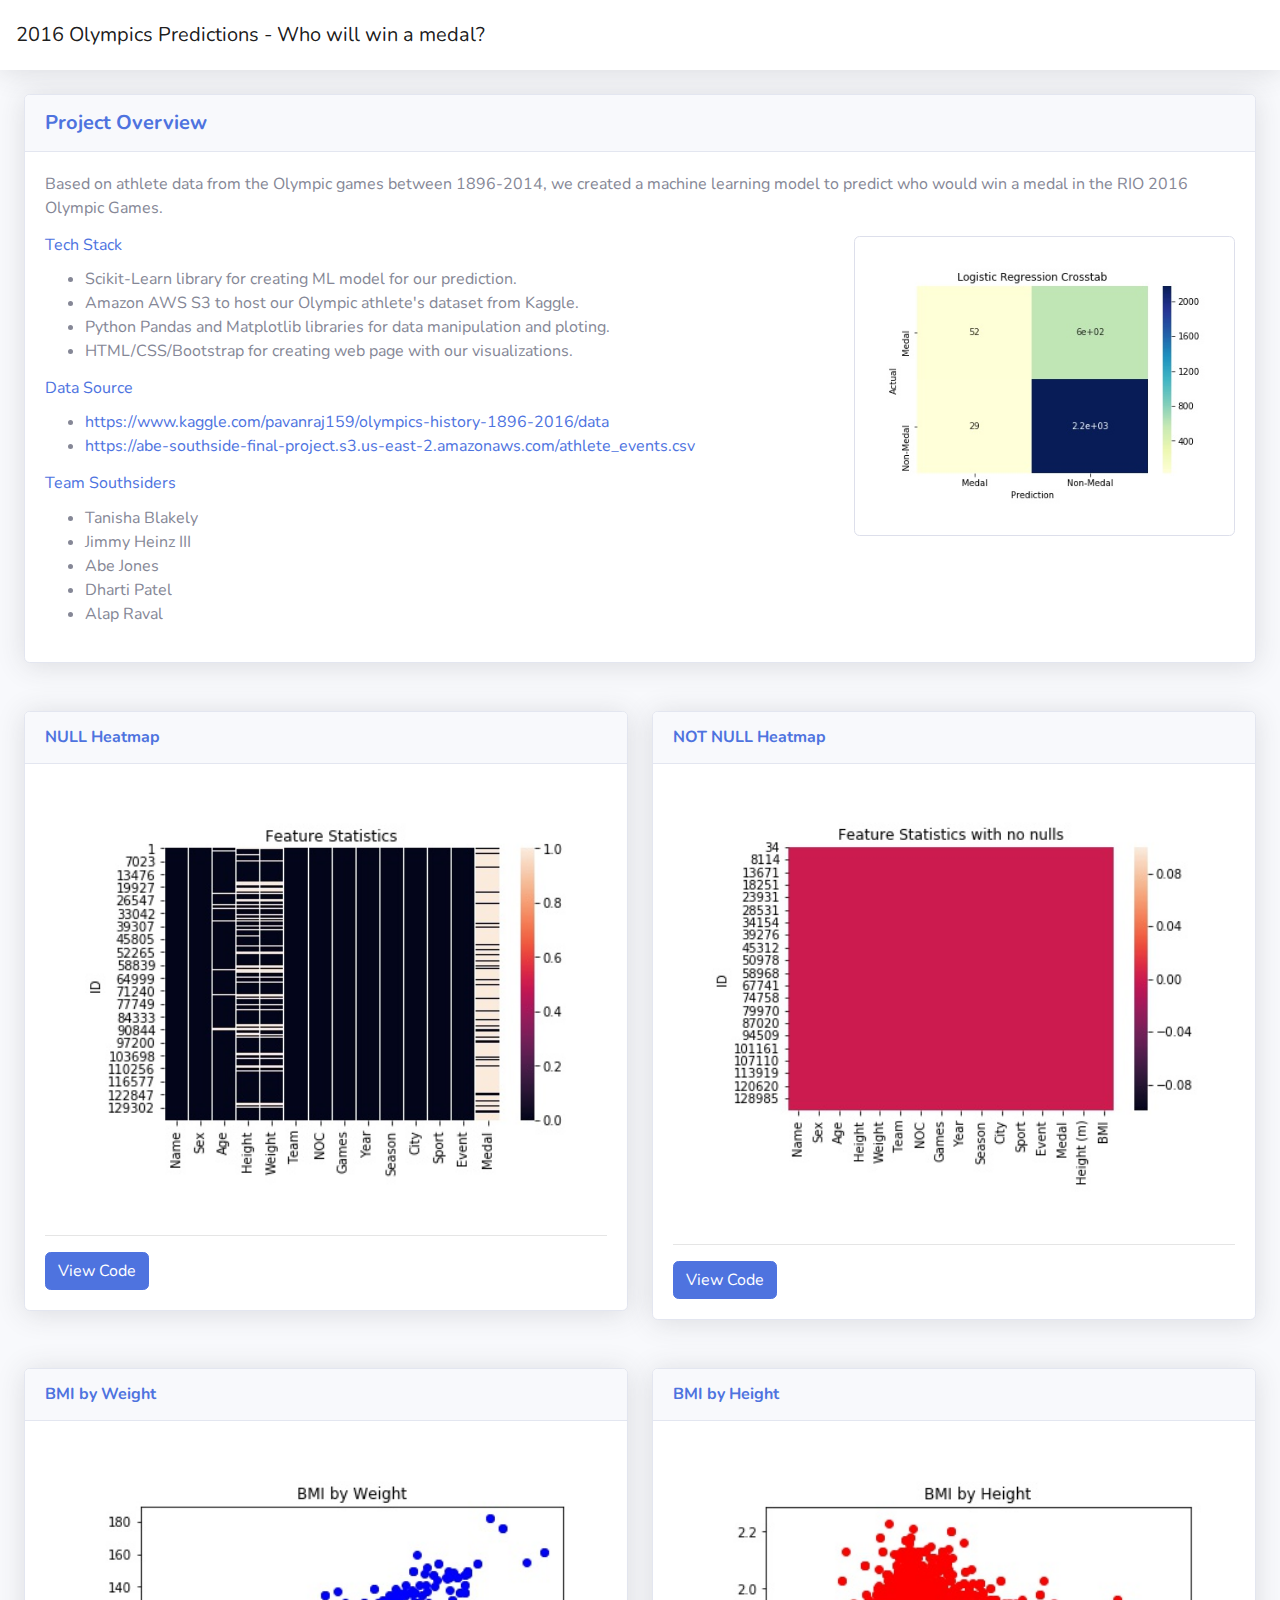
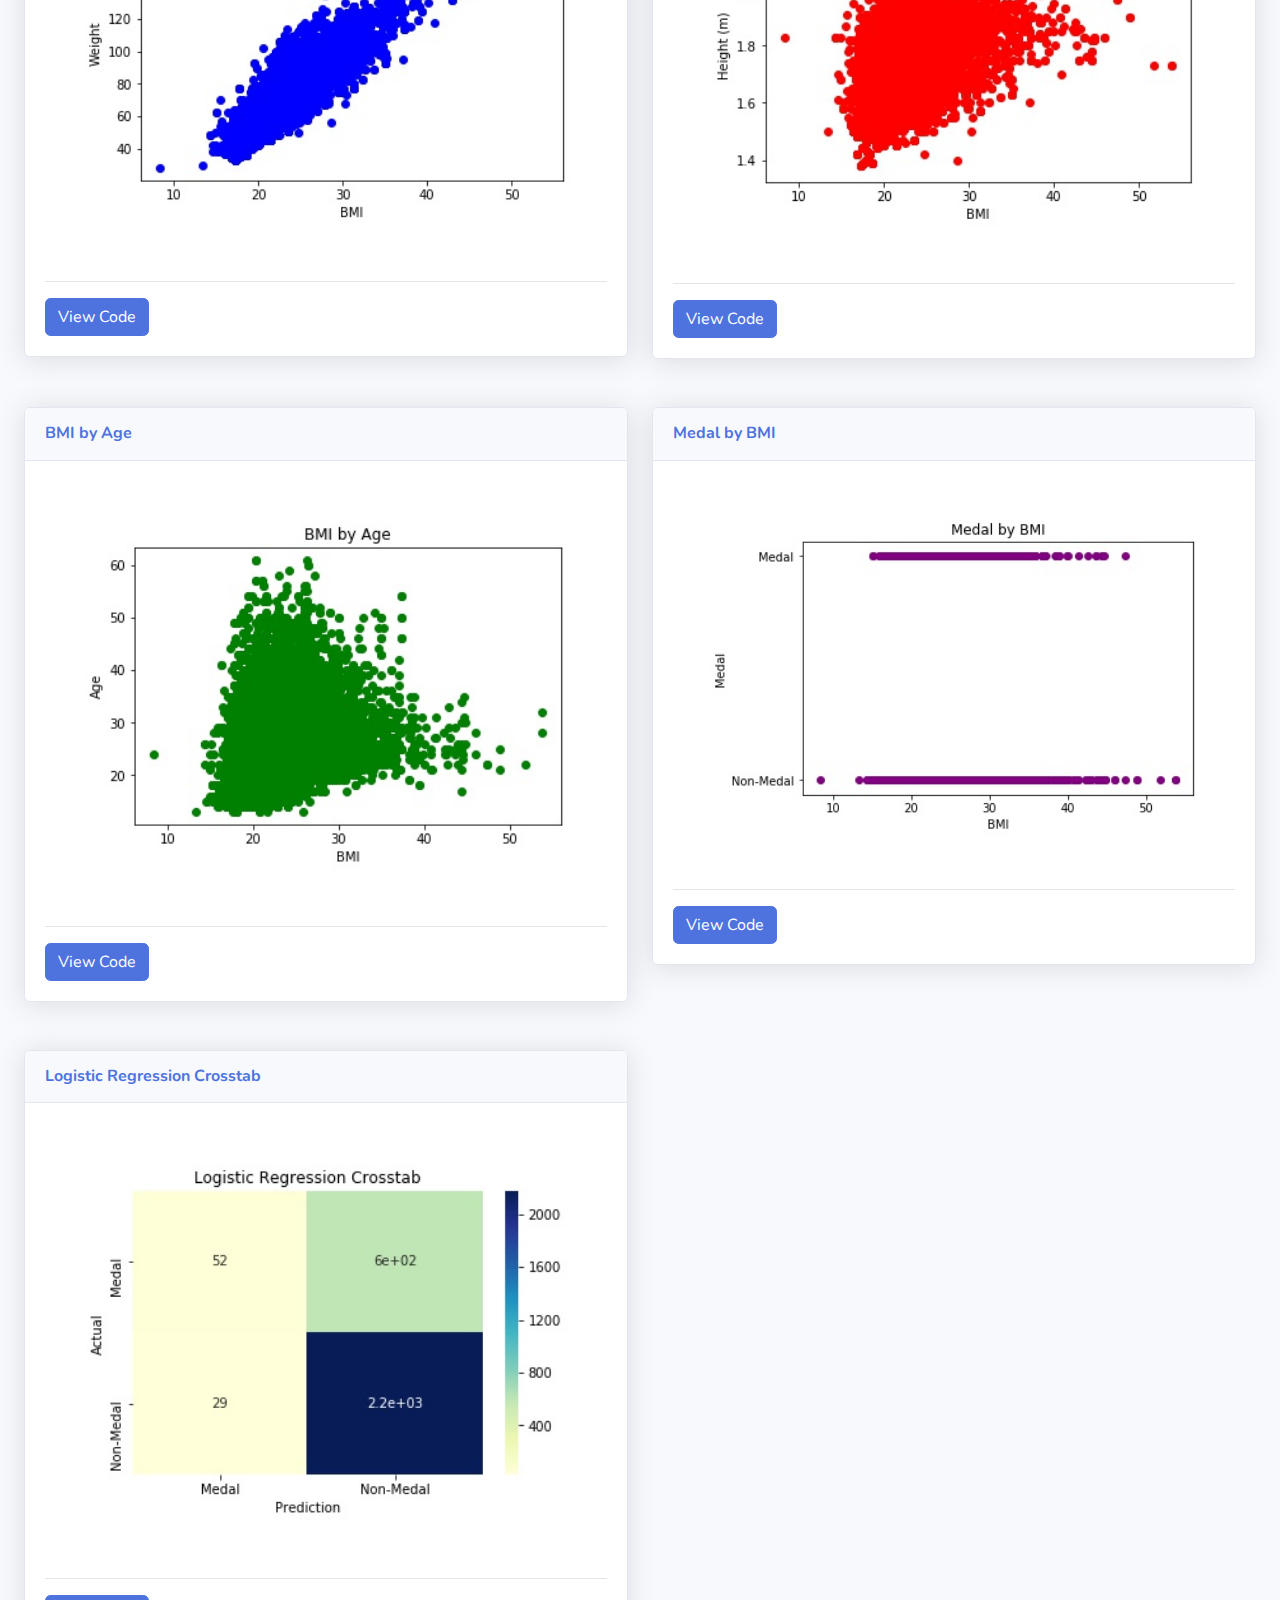
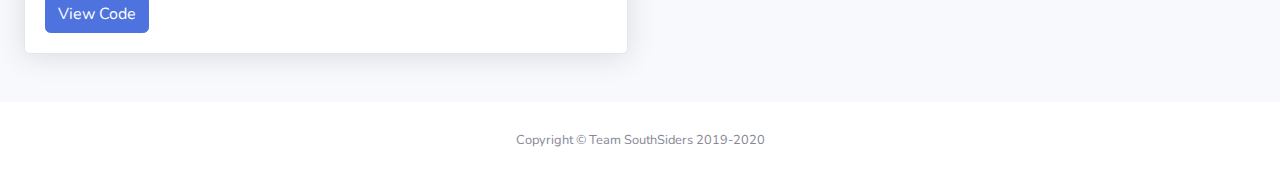
<file: index.html>
<!DOCTYPE html>
<html lang="en">

<head>

  <meta charset="utf-8">
  <meta http-equiv="X-UA-Compatible" content="IE=edge">
  <meta name="viewport" content="width=device-width, initial-scale=1, shrink-to-fit=no">
  <meta name="description" content="">
  <meta name="author" content="">

  <title>2016 Olympics Predictions</title>

  <!-- Custom fonts for this template-->

  <link href="static/vendor/fontawesome-free/css/all.min.css" rel="stylesheet" type="text/css">
  <link
    href="https://fonts.googleapis.com/css?family=Nunito:200,200i,300,300i,400,400i,600,600i,700,700i,800,800i,900,900i"
    rel="stylesheet">

  <!-- Custom styles for this template-->
  <link href="static/css/sb-admin-2.css" rel="stylesheet">

</head>

<body id="page-top">

  <!-- Page Wrapper -->
  <div id="wrapper">
    <!-- Content Wrapper -->
    <div id="content-wrapper" class="d-flex flex-column">

      <!-- Main Content -->
      <div id="content">
        <nav class="navbar navbar-expand navbar-light bg-white topbar mb-4 static-top shadow">
          <a class="navbar-brand" href="/">2016 Olympics Predictions - Who will win a medal?</a>

        </nav>
        <!-- End of Topbar -->

        <!-- Begin Page Content -->
        <div class="container-fluid">

          <!-- Content Row -->
          <div class="row">
            <!-- Content Column -->
            <div class="col-lg-12 mb-4">

              <!-- Approach -->
              <div class="card shadow mb-4">
                <div class="card-header py-3">
                  <h5 class="m-0 font-weight-bold text-primary">Project Overview</h5>
                </div>
                <div class="card-body">
                  <p class="card-text">Based on athlete data from the Olympic games between 1896-2014, we created a
                    machine learning model
                    to predict who would win a medal in the RIO 2016 Olympic Games.</p>
                  <div class="row">
                    <div class="col-lg-8">
                      <h6 class="card-title text-primary">Tech Stack</h6>
                      <ul>
                        <li>Scikit-Learn library for creating ML model for our prediction.</ol>
                        <li>Amazon AWS S3 to host our Olympic athlete's dataset from Kaggle.</ol>
                        <li>Python Pandas and Matplotlib libraries for data manipulation and ploting.</ol>
                        <li>HTML/CSS/Bootstrap for creating web page with our visualizations.</ol>
                      </ul>

                      <h6 class="card-title text-primary">Data Source</h6>

                      <ul>
                        <li><a href="https://www.kaggle.com/pavanraj159/olympics-history-1896-2016/data"
                            target="_blank">https://www.kaggle.com/pavanraj159/olympics-history-1896-2016/data</a></li>
                        <li><a
                            href="https://abe-southside-final-project.s3.us-east-2.amazonaws.com/athlete_events.csv">https://abe-southside-final-project.s3.us-east-2.amazonaws.com/athlete_events.csv</a>
                        </li>
                      </ul>
                      <h6 class="card-title text-primary">Team Southsiders</h6>
                      <ul>
                        <li>Tanisha Blakely</li>
                        <li>Jimmy Heinz III</li>
                        <li>Abe Jones</li>
                        <li>Dharti Patel</li>
                        <li>Alap Raval</li>
                      </ul>
                    </div>

                    <div class="col-lg-4">
                      <img class="img-thumbnail rounded mx-auto d-block" src="static/img/LR_Crosstab_heatmap.jpg" alt="Stock Performance">
                    </div>
                  </div>
                </div>
              </div>

            </div>
            <div class="col-lg-6 mb-4">

              <!-- Industry Illustration COPY-->
              <div class="card shadow mb-4">
                <div class="card-header py-3">
                  <h6 class="m-0 font-weight-bold text-primary">NULL Heatmap</h6>
                </div>
                <div class="card-body">
                  <img class="card-img-top" src="static/img/NA_Heatmap.jpg" alt="CEO Exits by Industry">

                  <hr>
                  <button type="button" class="btn btn-primary" data-toggle="modal" data-target="#Modal-1">
                    View Code
                  </button>
                </div>
              </div>
            </div>
            <div class="col-lg-6 mb-4">
              <!-- Stock Market Illustration -->
              <div class="card shadow mb-4">
                <div class="card-header py-3">
                  <h6 class="m-0 font-weight-bold text-primary">NOT NULL Heatmap</h6>
                </div>
                <div class="card-body">
                  <img class="card-img-top" src="static/img/Clean_Heatmap.jpg" alt="Stock Performance">

                  <hr>
                  <button type="button" class="btn btn-primary" data-toggle="modal" data-target="#Modal-2">
                    View Code
                  </button>
                </div>
              </div>
            </div>
            <div class="col-lg-6 mb-4">
              <!-- Stock Market Illustration -->
              <div class="card shadow mb-4">
                <div class="card-header py-3">
                  <h6 class="m-0 font-weight-bold text-primary">BMI by Weight</h6>
                </div>
                <div class="card-body">
                  <img class="card-img-top" src="static/img/BMI_Weight.jpg" alt="Stock Performance">

                  <hr>
                  <button type="button" class="btn btn-primary" data-toggle="modal" data-target="#Modal-3">
                    View Code
                  </button>
                </div>
              </div>
            </div>
            <div class="col-lg-6 mb-4">
              <!-- Stock Market Illustration -->
              <div class="card shadow mb-4">
                <div class="card-header py-3">
                  <h6 class="m-0 font-weight-bold text-primary">BMI by Height</h6>
                </div>
                <div class="card-body">
                  <img class="card-img-top" src="static/img/BMI_Height.jpg" alt="Stock Performance">

                  <hr>
                  <button type="button" class="btn btn-primary" data-toggle="modal" data-target="#Modal-4">
                    View Code
                  </button>
                </div>
              </div>
            </div>
            <div class="col-lg-6 mb-4">
              <!-- Stock Market Illustration -->
              <div class="card shadow mb-4">
                <div class="card-header py-3">
                  <h6 class="m-0 font-weight-bold text-primary">BMI by Age</h6>
                </div>
                <div class="card-body">
                  <img class="card-img-top" src="static/img/BMI_Age.jpg" alt="Stock Performance">

                  <hr>
                  <button type="button" class="btn btn-primary" data-toggle="modal" data-target="#Modal-5">
                    View Code
                  </button>
                </div>
              </div>
            </div>
            <div class="col-lg-6 mb-4">
              <!-- Stock Market Illustration -->
              <div class="card shadow mb-4">
                <div class="card-header py-3">
                  <h6 class="m-0 font-weight-bold text-primary">Medal by BMI</h6>
                </div>
                <div class="card-body">
                  <img class="card-img-top" src="static/img/Medal_BMI.jpg" alt="Stock Performance">

                  <hr>
                  <button type="button" class="btn btn-primary" data-toggle="modal" data-target="#Modal-6">
                    View Code
                  </button>
                </div>
              </div>
            </div>
            <div class="col-lg-6 mb-4">
              <!-- Stock Market Illustration -->
              <div class="card shadow mb-4">
                <div class="card-header py-3">
                  <h6 class="m-0 font-weight-bold text-primary">Logistic Regression Crosstab</h6>
                </div>
                <div class="card-body">
                  <img class="card-img-top" src="static/img/LR_Crosstab_heatmap.jpg" alt="Stock Performance">

                  <hr>
                  <button type="button" class="btn btn-primary" data-toggle="modal" data-target="#Modal-7">
                    View Code
                  </button>
                </div>
              </div>
            </div>



          </div>

        </div>
        <!-- /.container-fluid -->

      </div>
      <!-- End of Main Content -->

      <!-- Footer -->
      <footer class="sticky-footer bg-white">
        <div class="container my-auto">
          <div class="copyright text-center my-auto">
            <span>Copyright &copy; Team SouthSiders 2019-2020</span>
          </div>
        </div>
      </footer>
      <!-- End of Footer -->

    </div>
    <!-- End of Content Wrapper -->

  </div>
  <!-- End of Page Wrapper -->

  <!-- Scroll to Top Button-->
  <a class="scroll-to-top rounded" href="#page-top">
    <i class="fas fa-angle-up"></i>
  </a>

  </div>
  <!-- Modal -->
  <div class="modal fade bd-example-modal-lg" id="Modal-1" tabindex="-1" role="dialog"
    aria-labelledby="exampleModalLabel" aria-hidden="true">
    <div class="modal-dialog modal-lg" role="document">
      <div class="modal-content">
        <div class="modal-header">
          <h5 class="modal-title" id="exampleModalLabel">Heatmap to highlight Null values</h5>
          <button type="button" class="close" data-dismiss="modal" aria-label="Close">
            <span aria-hidden="true">&times;</span>
          </button>
        </div>
        <div class="modal-body">
          <code>
            %matplotlib inline <br>
            import matplotlib.pyplot as plt <br>
            import pandas as pd <br>
            import seaborn as sns <br><br>

            olympics = pd.read_csv("https://abe-southside-final-project.s3.us-east-2.amazonaws.com/athlete_events.csv",index_col=[0]) <br><br>
            sns.heatmap(olympics.isnull()) <br>
            plt.title("Feature Statistics")
          </code>
        </div>
        <div class="modal-footer">
          <button type="button" class="btn btn-secondary" data-dismiss="modal">Close</button>
        </div>
      </div>
    </div>
  </div>
  <!-- Modal -->
  <div class="modal fade bd-example-modal-lg" id="Modal-2" tabindex="-1" role="dialog"
    aria-labelledby="exampleModalLabel" aria-hidden="true">
    <div class="modal-dialog modal-lg" role="document">
      <div class="modal-content">
        <div class="modal-header">
          <h5 class="modal-title" id="exampleModalLabel">Heatmap to highlight NOT Null values</h5>
          <button type="button" class="close" data-dismiss="modal" aria-label="Close">
            <span aria-hidden="true">&times;</span>
          </button>
        </div>
        <div class="modal-body">
          <code>
            %matplotlib inline <br>
            import matplotlib.pyplot as plt <br>
            import pandas as pd <br>
            import seaborn as sns <br><br>

            olympics = pd.read_csv("https://abe-southside-final-project.s3.us-east-2.amazonaws.com/athlete_events.csv",index_col=[0]) <br><br>
            countries = ['USA','BRA','GER','AUS','FRA'] <br>
            sports = ['Athletics'] <br><br>

            olympics = olympics[olympics['NOC'].isin(countries)] <br>
            olympics = olympics[olympics['Season'] == 'Summer'] <br>
            olympics = olympics[olympics['Height'].notna()] <br>
            olympics = olympics[olympics['Age'].notna()] <br>
            olympics['Height (m)'] = olympics['Height']/100 <br>
            olympics = olympics[olympics['Weight'].notna()] <br>
            olympics['BMI'] = round(olympics['Weight']/(olympics['Height (m)']*olympics['Height (m)']),2) <br><br>
            olympics.loc[(olympics['Medal'] == 'Gold'),'Medal']='Medal' <br>
            olympics.loc[(olympics['Medal'] == 'Silver'),'Medal']='Medal' <br>
            olympics.loc[(olympics['Medal'] == 'Bronze'),'Medal']='Medal' <br>
            olympics.loc[(olympics['Medal'].isna()),'Medal']= 'Non-Medal' <br>

            olympics_df = olympics[olympics['Year']< 2016] <br>
            olympics_2016 = olympics[olympics['Year'] == 2016] <br><br>

            sns.heatmap(olympics.isnull()) <br>
            plt.title("Feature Statistics with no nulls")
          </code>
        </div>
        <div class="modal-footer">
          <button type="button" class="btn btn-secondary" data-dismiss="modal">Close</button>
        </div>
      </div>
    </div>
  </div>
  <!-- Modal -->
  <div class="modal fade bd-example-modal-lg" id="Modal-3" tabindex="-1" role="dialog"
    aria-labelledby="exampleModalLabel" aria-hidden="true">
    <div class="modal-dialog modal-lg" role="document">
      <div class="modal-content">
        <div class="modal-header">
          <h5 class="modal-title" id="exampleModalLabel">Reviewing BMI by Weight to identify correlation</h5>
          <button type="button" class="close" data-dismiss="modal" aria-label="Close">
            <span aria-hidden="true">&times;</span>
          </button>
        </div>
        <div class="modal-body">
          <code>
            %matplotlib inline <br>
            import matplotlib.pyplot as plt <br>
            import pandas as pd <br>
            import seaborn as sns <br><br>

            olympics = pd.read_csv("https://abe-southside-final-project.s3.us-east-2.amazonaws.com/athlete_events.csv",index_col=[0]) <br><br>
            countries = ['USA','BRA','GER','AUS','FRA'] <br>
            sports = ['Athletics'] <br><br>

            olympics = olympics[olympics['NOC'].isin(countries)] <br>
            olympics = olympics[olympics['Season'] == 'Summer'] <br>
            olympics = olympics[olympics['Height'].notna()] <br>
            olympics = olympics[olympics['Age'].notna()] <br>
            olympics['Height (m)'] = olympics['Height']/100 <br>
            olympics = olympics[olympics['Weight'].notna()] <br>
            olympics['BMI'] = round(olympics['Weight']/(olympics['Height (m)']*olympics['Height (m)']),2) <br><br>
            olympics.loc[(olympics['Medal'] == 'Gold'),'Medal']='Medal' <br>
            olympics.loc[(olympics['Medal'] == 'Silver'),'Medal']='Medal' <br>
            olympics.loc[(olympics['Medal'] == 'Bronze'),'Medal']='Medal' <br>
            olympics.loc[(olympics['Medal'].isna()),'Medal']= 'Non-Medal' <br>

            olympics_df = olympics[olympics['Year']< 2016] <br>
            # olympics_2016 = olympics[olympics['Year'] == 2016] <br><br>

            W = olympics_df['Weight'] <br>
            B = olympics_df['BMI'] <br><br>
            
            plt.scatter(B,W,c="blue") <br>
            plt.xlabel("BMI") <br>
            plt.ylabel("Weight") <br>
            plt.title("BMI by Weight")
          </code>
        </div>
        <div class="modal-footer">
          <button type="button" class="btn btn-secondary" data-dismiss="modal">Close</button>
        </div>
      </div>
    </div>
  </div>
  <!-- Modal -->
  <div class="modal fade bd-example-modal-lg" id="Modal-4" tabindex="-1" role="dialog"
    aria-labelledby="exampleModalLabel" aria-hidden="true">
    <div class="modal-dialog modal-lg" role="document">
      <div class="modal-content">
        <div class="modal-header">
          <h5 class="modal-title" id="exampleModalLabel">Reviewing BMI by Height to identify correlation</h5>
          <button type="button" class="close" data-dismiss="modal" aria-label="Close">
            <span aria-hidden="true">&times;</span>
          </button>
        </div>
        <div class="modal-body">
          <code>
            %matplotlib inline <br>
            import matplotlib.pyplot as plt <br>
            import pandas as pd <br>
            import seaborn as sns <br><br>

            olympics = pd.read_csv("https://abe-southside-final-project.s3.us-east-2.amazonaws.com/athlete_events.csv",index_col=[0]) <br><br>
            countries = ['USA','BRA','GER','AUS','FRA'] <br>
            sports = ['Athletics'] <br><br>

            olympics = olympics[olympics['NOC'].isin(countries)] <br>
            olympics = olympics[olympics['Season'] == 'Summer'] <br>
            olympics = olympics[olympics['Height'].notna()] <br>
            olympics = olympics[olympics['Age'].notna()] <br>
            olympics['Height (m)'] = olympics['Height']/100 <br>
            olympics = olympics[olympics['Weight'].notna()] <br>
            olympics['BMI'] = round(olympics['Weight']/(olympics['Height (m)']*olympics['Height (m)']),2) <br><br>
            olympics.loc[(olympics['Medal'] == 'Gold'),'Medal']='Medal' <br>
            olympics.loc[(olympics['Medal'] == 'Silver'),'Medal']='Medal' <br>
            olympics.loc[(olympics['Medal'] == 'Bronze'),'Medal']='Medal' <br>
            olympics.loc[(olympics['Medal'].isna()),'Medal']= 'Non-Medal' <br>

            olympics_df = olympics[olympics['Year']< 2016] <br>
            # olympics_2016 = olympics[olympics['Year'] == 2016] <br><br>

            H = olympics_df['Height (m)'] <br>
            B = olympics_df['BMI'] <br><br>
            
            plt.scatter(B,H,c="red") <br>
            plt.xlabel("BMI") <br>
            plt.ylabel("Height (m)") <br>
            plt.title("BMI by Height")
          </code>
        </div>
        <div class="modal-footer">
          <button type="button" class="btn btn-secondary" data-dismiss="modal">Close</button>
        </div>
      </div>
    </div>
  </div>

  <!-- Modal -->
  <div class="modal fade bd-example-modal-lg" id="Modal-5" tabindex="-1" role="dialog"
    aria-labelledby="exampleModalLabel" aria-hidden="true">
    <div class="modal-dialog modal-lg" role="document">
      <div class="modal-content">
        <div class="modal-header">
          <h5 class="modal-title" id="exampleModalLabel">Reviewing BMI by Age to identify correlation</h5>
          <button type="button" class="close" data-dismiss="modal" aria-label="Close">
            <span aria-hidden="true">&times;</span>
          </button>
        </div>
        <div class="modal-body">
          <code>
            %matplotlib inline <br>
            import matplotlib.pyplot as plt <br>
            import pandas as pd <br>
            import seaborn as sns <br><br>

            olympics = pd.read_csv("https://abe-southside-final-project.s3.us-east-2.amazonaws.com/athlete_events.csv",index_col=[0]) <br><br>
            countries = ['USA','BRA','GER','AUS','FRA'] <br>
            sports = ['Athletics'] <br><br>

            olympics = olympics[olympics['NOC'].isin(countries)] <br>
            olympics = olympics[olympics['Season'] == 'Summer'] <br>
            olympics = olympics[olympics['Height'].notna()] <br>
            olympics = olympics[olympics['Age'].notna()] <br>
            olympics['Height (m)'] = olympics['Height']/100 <br>
            olympics = olympics[olympics['Weight'].notna()] <br>
            olympics['BMI'] = round(olympics['Weight']/(olympics['Height (m)']*olympics['Height (m)']),2) <br><br>
            olympics.loc[(olympics['Medal'] == 'Gold'),'Medal']='Medal' <br>
            olympics.loc[(olympics['Medal'] == 'Silver'),'Medal']='Medal' <br>
            olympics.loc[(olympics['Medal'] == 'Bronze'),'Medal']='Medal' <br>
            olympics.loc[(olympics['Medal'].isna()),'Medal']= 'Non-Medal' <br>

            olympics_df = olympics[olympics['Year']< 2016] <br>
            # olympics_2016 = olympics[olympics['Year'] == 2016] <br><br>

            A = olympics_df['Age']<br>
            B = olympics_df['BMI']<br><br>
            
            plt.scatter(B,A,c="green")<br>
            plt.xlabel("BMI")<br>
            plt.ylabel("Age")<br>
            plt.title("BMI by Age")
          </code>
        </div>
        <div class="modal-footer">
          <button type="button" class="btn btn-secondary" data-dismiss="modal">Close</button>
        </div>
      </div>
    </div>
  </div>


  <!-- Modal -->
  <div class="modal fade bd-example-modal-lg" id="Modal-6" tabindex="-1" role="dialog"
    aria-labelledby="exampleModalLabel" aria-hidden="true">
    <div class="modal-dialog modal-lg" role="document">
      <div class="modal-content">
        <div class="modal-header">
          <h5 class="modal-title" id="exampleModalLabel">Reviewing Medal by BMI to identify correlation</h5>
          <button type="button" class="close" data-dismiss="modal" aria-label="Close">
            <span aria-hidden="true">&times;</span>
          </button>
        </div>
        <div class="modal-body">
          <code>
            %matplotlib inline <br>
            import matplotlib.pyplot as plt <br>
            import pandas as pd <br>
            import seaborn as sns <br><br>

            olympics = pd.read_csv("https://abe-southside-final-project.s3.us-east-2.amazonaws.com/athlete_events.csv",index_col=[0]) <br><br>
            countries = ['USA','BRA','GER','AUS','FRA'] <br>
            sports = ['Athletics'] <br><br>

            olympics = olympics[olympics['NOC'].isin(countries)] <br>
            olympics = olympics[olympics['Season'] == 'Summer'] <br>
            olympics = olympics[olympics['Height'].notna()] <br>
            olympics = olympics[olympics['Age'].notna()] <br>
            olympics['Height (m)'] = olympics['Height']/100 <br>
            olympics = olympics[olympics['Weight'].notna()] <br>
            olympics['BMI'] = round(olympics['Weight']/(olympics['Height (m)']*olympics['Height (m)']),2) <br><br>
            olympics.loc[(olympics['Medal'] == 'Gold'),'Medal']='Medal' <br>
            olympics.loc[(olympics['Medal'] == 'Silver'),'Medal']='Medal' <br>
            olympics.loc[(olympics['Medal'] == 'Bronze'),'Medal']='Medal' <br>
            olympics.loc[(olympics['Medal'].isna()),'Medal']= 'Non-Medal' <br>

            olympics_df = olympics[olympics['Year']< 2016] <br>
            # olympics_2016 = olympics[olympics['Year'] == 2016] <br><br>

            M = olympics_df['Medal']<br>
            B = olympics_df['BMI'] <br><br>
            
            plt.scatter(B,M,c="purple")<br>
            plt.xlabel("BMI")<br>
            plt.ylabel("Medal")<br>
            plt.title("Medal by BMI")
          </code>
        </div>
        <div class="modal-footer">
          <button type="button" class="btn btn-secondary" data-dismiss="modal">Close</button>
        </div>
      </div>
    </div>
  </div>


  <!-- Modal -->
  <div class="modal fade bd-example-modal-lg" id="Modal-7" tabindex="-1" role="dialog"
    aria-labelledby="exampleModalLabel" aria-hidden="true">
    <div class="modal-dialog modal-lg" role="document">
      <div class="modal-content">
        <div class="modal-header">
          <h5 class="modal-title" id="exampleModalLabel">Logistic Regression</h5>
          <button type="button" class="close" data-dismiss="modal" aria-label="Close">
            <span aria-hidden="true">&times;</span>
          </button>
        </div>
        <div class="modal-body">
          <code>
            %matplotlib inline<br>
            import matplotlib.pyplot as plt<br>
            import pandas as pd<br><br>

            import seaborn as sns<br><br>
                        
            from sklearn.model_selection import train_test_split<br>
            from sklearn.linear_model import LogisticRegression<br><br>

            X = pd.get_dummies(olympics_df[["Sex", "Age", "Height", "Weight","BMI","NOC"]])<br>
            y = olympics_df["Medal"]<br><br>
            
            X_train, X_test, y_train, y_test = train_test_split(X, y, random_state=42)<br><br>

            X_2016 = pd.get_dummies(olympics_2016[["Sex", "Age", "Height", "Weight","BMI","NOC"]])<br>
            y_2016 = olympics_2016["Medal"]<br><br>

            classifier = LogisticRegression()<br>
            classifier.fit(X_train, y_train)<br><br>
            
            predictions = classifier.predict(X_2016)<br><br>

            Testing = pd.DataFrame({"Prediction": predictions, "Actual": y_2016}).reset_index(drop=True)<br><br>

            Testing_crosstab = pd.crosstab(Testing['Actual'],Testing['Prediction'])<br><br>

            lr_heatmap = sns.heatmap(Testing_crosstab, cmap="YlGnBu", annot=True, cbar=True, annot_kws = {'ha': 'center','va': 'center'})<br>
            bottom, top = lr_heatmap.get_ylim()<br>
            lr_heatmap.set_ylim(bottom + 0.5, top - 0.5)<br>
            plt.title("Logistic Regression Crosstab")
          </code>
        </div>
        <div class="modal-footer">
          <button type="button" class="btn btn-secondary" data-dismiss="modal">Close</button>
        </div>
      </div>
    </div>
  </div>

  <!-- Bootstrap core JavaScript-->
  <script src="static/vendor/jquery/jquery.min.js"></script>
  <script src="static/vendor/bootstrap/js/bootstrap.bundle.min.js"></script>

  <!-- Core plugin JavaScript-->
  <script src="static/vendor/jquery-easing/jquery.easing.min.js"></script>

</body>

</html>
</file>
